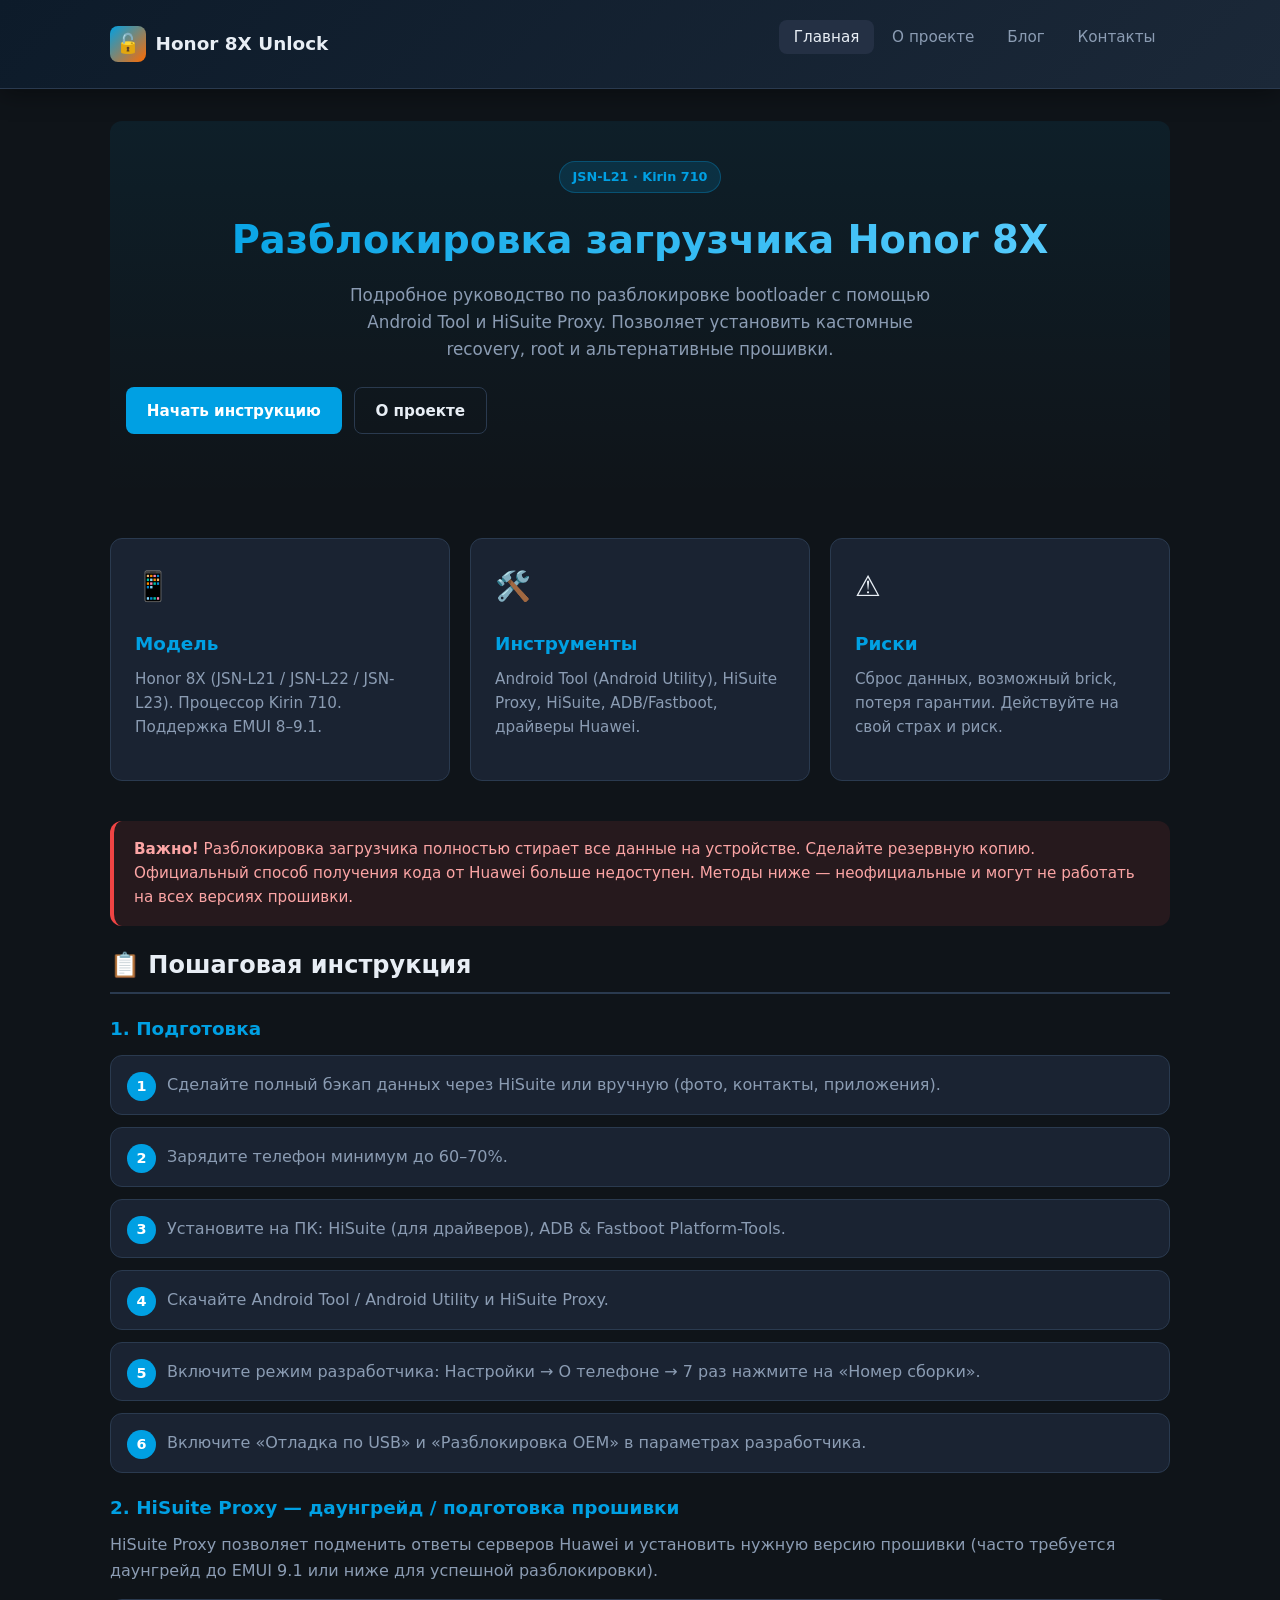
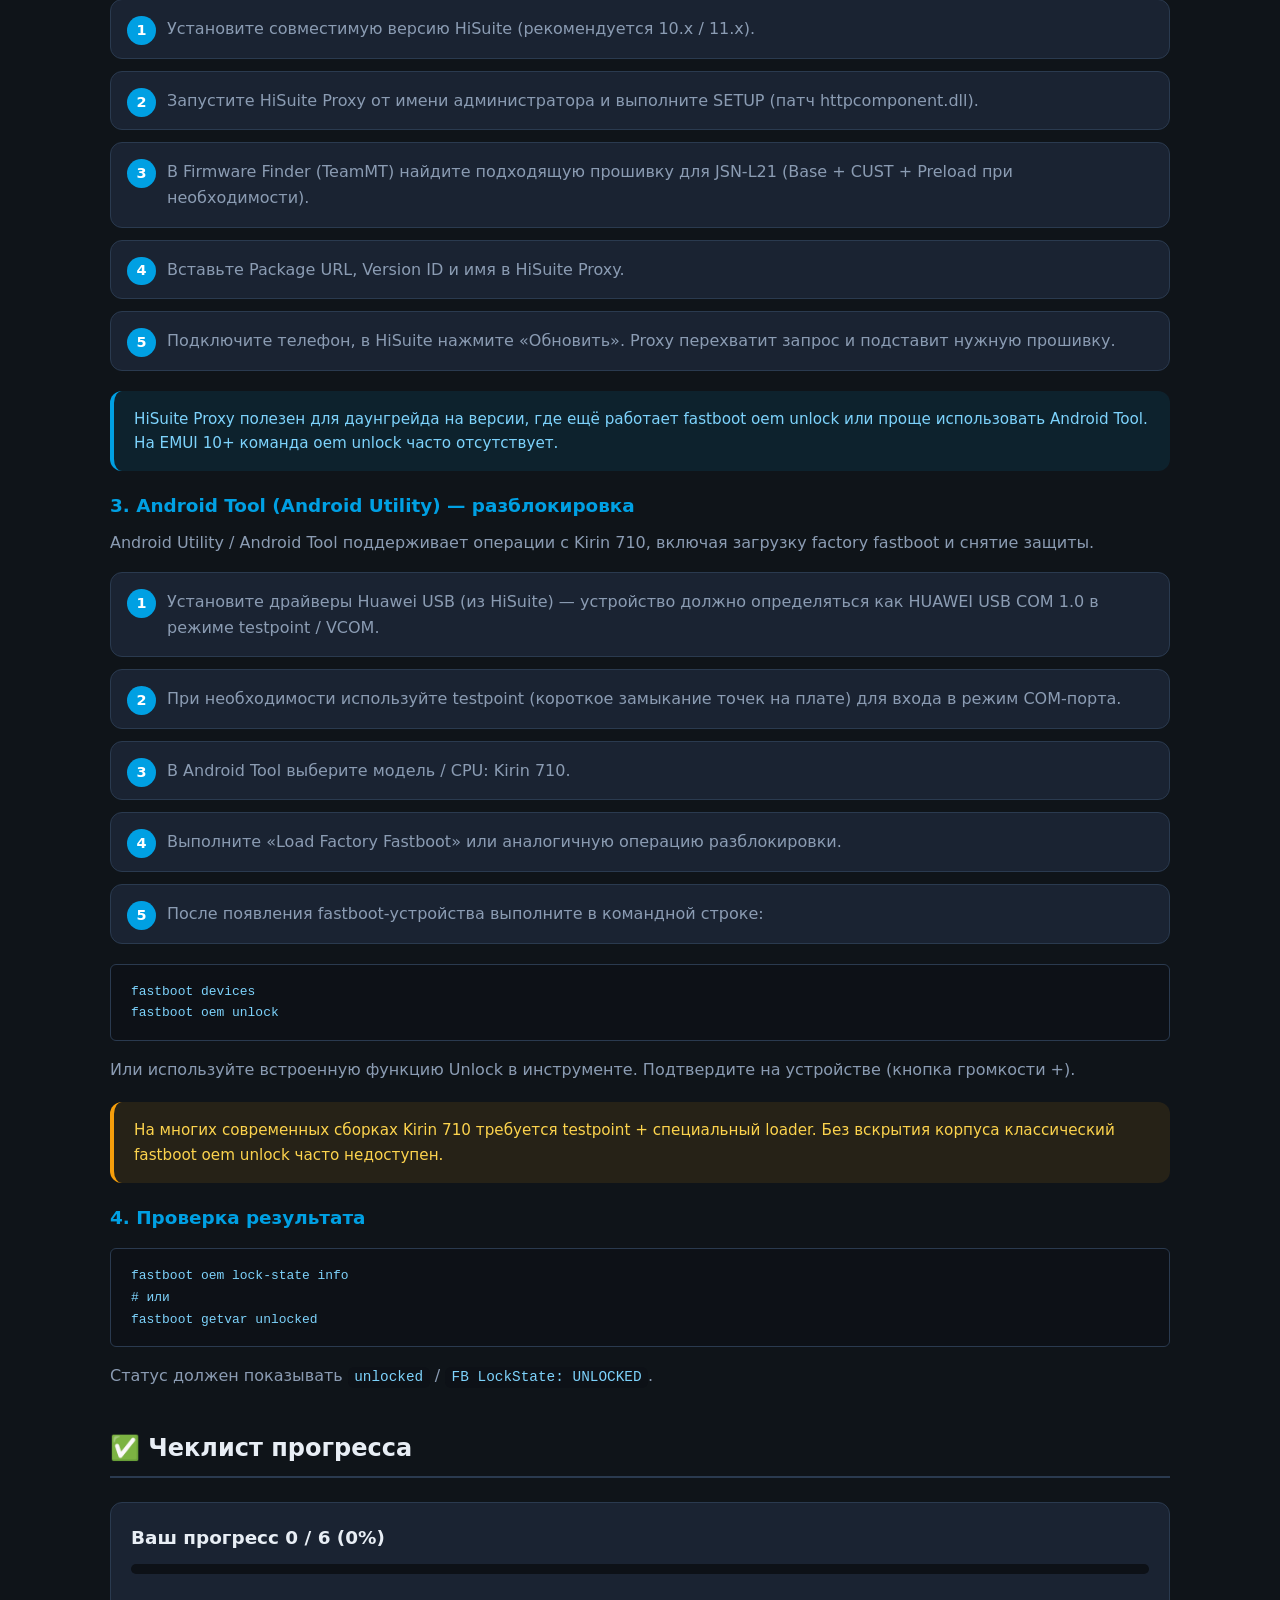
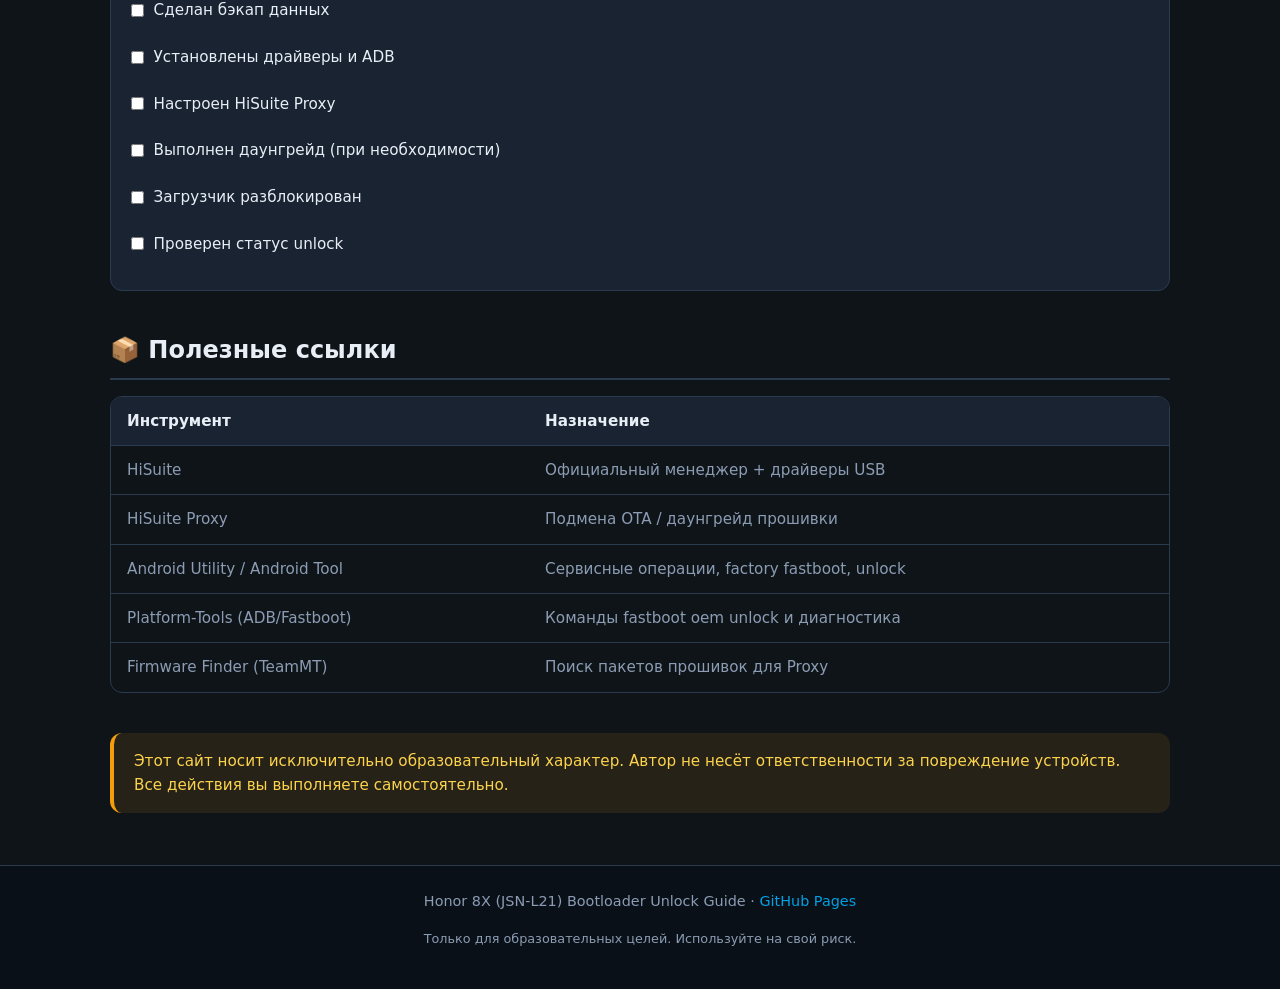
<file: index.html>
<!DOCTYPE html>
<html lang="ru">
<head>
  <meta charset="UTF-8">
  <meta name="viewport" content="width=device-width, initial-scale=1.0">
  <meta name="description" content="Руководство по разблокировке загрузчика Honor 8X (JSN-L21) через Android Tool и HiSuite Proxy">
  <title>Разблокировка загрузчика Honor 8X (JSN-L21)</title>
  <link rel="stylesheet" href="css/style.css">
</head>
<body>
  <header>
    <div class="nav-container">
      <a href="index.html" class="logo">
        <span class="logo-icon">🔓</span>
        Honor 8X Unlock
      </a>
      <button class="menu-toggle" aria-label="Меню">☰</button>
      <ul class="nav-links">
        <li><a href="index.html" class="active">Главная</a></li>
        <li><a href="about.html">О проекте</a></li>
        <li><a href="blog.html">Блог</a></li>
        <li><a href="contact.html">Контакты</a></li>
      </ul>
    </div>
  </header>

  <main>
    <section class="hero">
      <span class="badge">JSN-L21 · Kirin 710</span>
      <h1>Разблокировка загрузчика Honor 8X</h1>
      <p>Подробное руководство по разблокировке bootloader с помощью Android Tool и HiSuite Proxy. Позволяет установить кастомные recovery, root и альтернативные прошивки.</p>
      <div class="btn-group">
        <a href="#guide" class="btn">Начать инструкцию</a>
        <a href="about.html" class="btn btn-outline">О проекте</a>
      </div>
    </section>

    <section class="cards">
      <div class="card">
        <div class="card-icon">📱</div>
        <h3>Модель</h3>
        <p>Honor 8X (JSN-L21 / JSN-L22 / JSN-L23). Процессор Kirin 710. Поддержка EMUI 8–9.1.</p>
      </div>
      <div class="card">
        <div class="card-icon">🛠️</div>
        <h3>Инструменты</h3>
        <p>Android Tool (Android Utility), HiSuite Proxy, HiSuite, ADB/Fastboot, драйверы Huawei.</p>
      </div>
      <div class="card">
        <div class="card-icon">⚠️</div>
        <h3>Риски</h3>
        <p>Сброс данных, возможный brick, потеря гарантии. Действуйте на свой страх и риск.</p>
      </div>
    </section>

    <div class="alert alert-danger">
      <strong>Важно!</strong> Разблокировка загрузчика полностью стирает все данные на устройстве. Сделайте резервную копию. Официальный способ получения кода от Huawei больше недоступен. Методы ниже — неофициальные и могут не работать на всех версиях прошивки.
    </div>

    <section id="guide">
      <h2>📋 Пошаговая инструкция</h2>

      <h3>1. Подготовка</h3>
      <ul class="step-list">
        <li>Сделайте полный бэкап данных через HiSuite или вручную (фото, контакты, приложения).</li>
        <li>Зарядите телефон минимум до 60–70%.</li>
        <li>Установите на ПК: HiSuite (для драйверов), ADB & Fastboot Platform-Tools.</li>
        <li>Скачайте Android Tool / Android Utility и HiSuite Proxy.</li>
        <li>Включите режим разработчика: Настройки → О телефоне → 7 раз нажмите на «Номер сборки».</li>
        <li>Включите «Отладка по USB» и «Разблокировка OEM» в параметрах разработчика.</li>
      </ul>

      <h3>2. HiSuite Proxy — даунгрейд / подготовка прошивки</h3>
      <p>HiSuite Proxy позволяет подменить ответы серверов Huawei и установить нужную версию прошивки (часто требуется даунгрейд до EMUI 9.1 или ниже для успешной разблокировки).</p>
      <ul class="step-list">
        <li>Установите совместимую версию HiSuite (рекомендуется 10.x / 11.x).</li>
        <li>Запустите HiSuite Proxy от имени администратора и выполните SETUP (патч httpcomponent.dll).</li>
        <li>В Firmware Finder (TeamMT) найдите подходящую прошивку для JSN-L21 (Base + CUST + Preload при необходимости).</li>
        <li>Вставьте Package URL, Version ID и имя в HiSuite Proxy.</li>
        <li>Подключите телефон, в HiSuite нажмите «Обновить». Proxy перехватит запрос и подставит нужную прошивку.</li>
      </ul>

      <div class="alert alert-info">
        HiSuite Proxy полезен для даунгрейда на версии, где ещё работает fastboot oem unlock или проще использовать Android Tool. На EMUI 10+ команда oem unlock часто отсутствует.
      </div>

      <h3>3. Android Tool (Android Utility) — разблокировка</h3>
      <p>Android Utility / Android Tool поддерживает операции с Kirin 710, включая загрузку factory fastboot и снятие защиты.</p>
      <ul class="step-list">
        <li>Установите драйверы Huawei USB (из HiSuite) — устройство должно определяться как HUAWEI USB COM 1.0 в режиме testpoint / VCOM.</li>
        <li>При необходимости используйте testpoint (короткое замыкание точек на плате) для входа в режим COM-порта.</li>
        <li>В Android Tool выберите модель / CPU: Kirin 710.</li>
        <li>Выполните «Load Factory Fastboot» или аналогичную операцию разблокировки.</li>
        <li>После появления fastboot-устройства выполните в командной строке:</li>
      </ul>
      <pre><code>fastboot devices
fastboot oem unlock</code></pre>
      <p>Или используйте встроенную функцию Unlock в инструменте. Подтвердите на устройстве (кнопка громкости +).</p>

      <div class="alert alert-warning">
        На многих современных сборках Kirin 710 требуется testpoint + специальный loader. Без вскрытия корпуса классический fastboot oem unlock часто недоступен.
      </div>

      <h3>4. Проверка результата</h3>
      <pre><code>fastboot oem lock-state info
# или
fastboot getvar unlocked</code></pre>
      <p>Статус должен показывать <code>unlocked</code> / <code>FB LockState: UNLOCKED</code>.</p>
    </section>

    <section>
      <h2>✅ Чеклист прогресса</h2>
      <div class="progress-box">
        <h3>Ваш прогресс <span id="progress-text">0 / 6 (0%)</span></h3>
        <div style="background:#0d1117;border-radius:8px;height:10px;margin:0.75rem 0 1rem;overflow:hidden;">
          <div id="progress-bar" style="height:100%;width:0%;background:linear-gradient(90deg,#00a0e3,#22c55e);transition:width 0.3s;"></div>
        </div>
        <label class="check-item"><input type="checkbox" data-key="backup"> Сделан бэкап данных</label>
        <label class="check-item"><input type="checkbox" data-key="drivers"> Установлены драйверы и ADB</label>
        <label class="check-item"><input type="checkbox" data-key="hisuite"> Настроен HiSuite Proxy</label>
        <label class="check-item"><input type="checkbox" data-key="downgrade"> Выполнен даунгрейд (при необходимости)</label>
        <label class="check-item"><input type="checkbox" data-key="unlock"> Загрузчик разблокирован</label>
        <label class="check-item"><input type="checkbox" data-key="verify"> Проверен статус unlock</label>
      </div>
    </section>

    <section>
      <h2>📦 Полезные ссылки</h2>
      <div class="table-wrap">
        <table>
          <thead>
            <tr>
              <th>Инструмент</th>
              <th>Назначение</th>
            </tr>
          </thead>
          <tbody>
            <tr>
              <td>HiSuite</td>
              <td>Официальный менеджер + драйверы USB</td>
            </tr>
            <tr>
              <td>HiSuite Proxy</td>
              <td>Подмена OTA / даунгрейд прошивки</td>
            </tr>
            <tr>
              <td>Android Utility / Android Tool</td>
              <td>Сервисные операции, factory fastboot, unlock</td>
            </tr>
            <tr>
              <td>Platform-Tools (ADB/Fastboot)</td>
              <td>Команды fastboot oem unlock и диагностика</td>
            </tr>
            <tr>
              <td>Firmware Finder (TeamMT)</td>
              <td>Поиск пакетов прошивок для Proxy</td>
            </tr>
          </tbody>
        </table>
      </div>
    </section>

    <div class="alert alert-warning">
      Этот сайт носит исключительно образовательный характер. Автор не несёт ответственности за повреждение устройств. Все действия вы выполняете самостоятельно.
    </div>
  </main>

  <footer>
    <p>Honor 8X (JSN-L21) Bootloader Unlock Guide · <a href="https://github.com" target="_blank" rel="noopener">GitHub Pages</a></p>
    <p style="margin-top:0.4rem;font-size:0.8rem;">Только для образовательных целей. Используйте на свой риск.</p>
  </footer>

  <script src="js/main.js"></script>
</body>
</html>
</file>
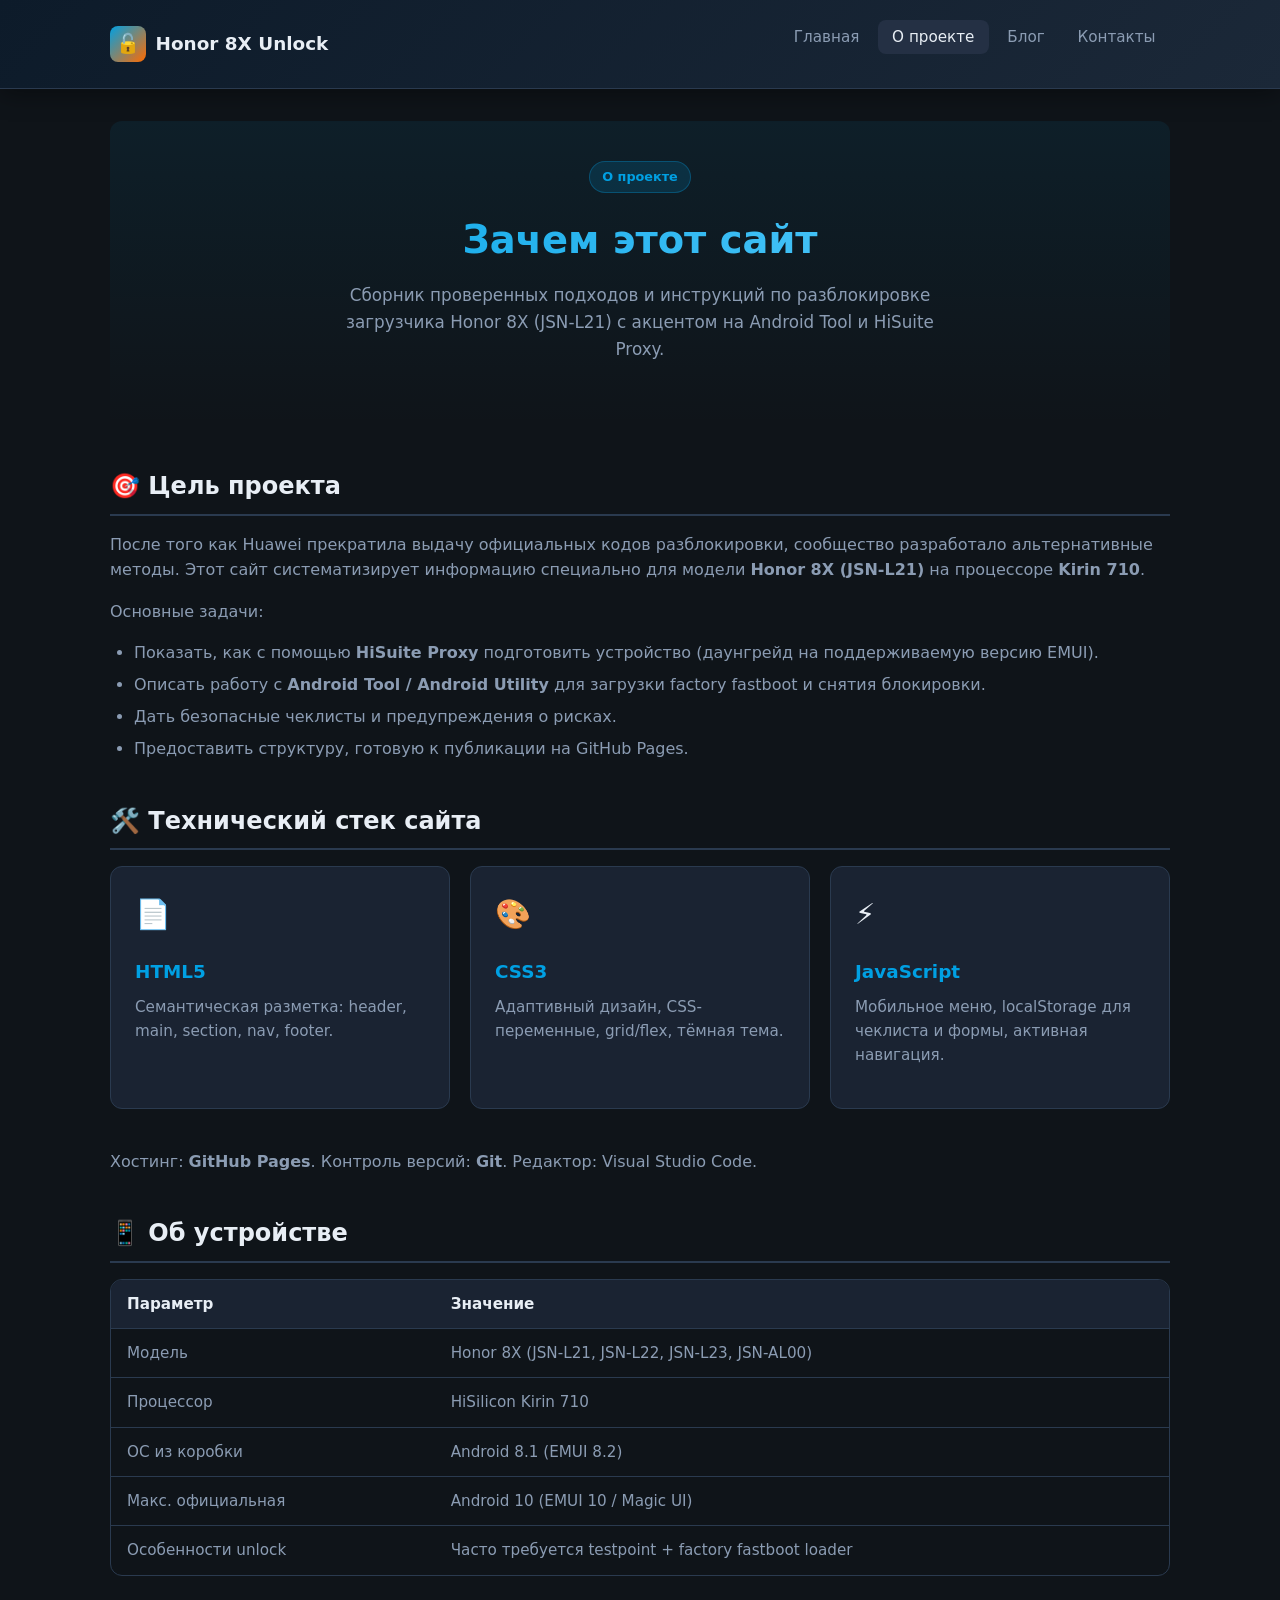
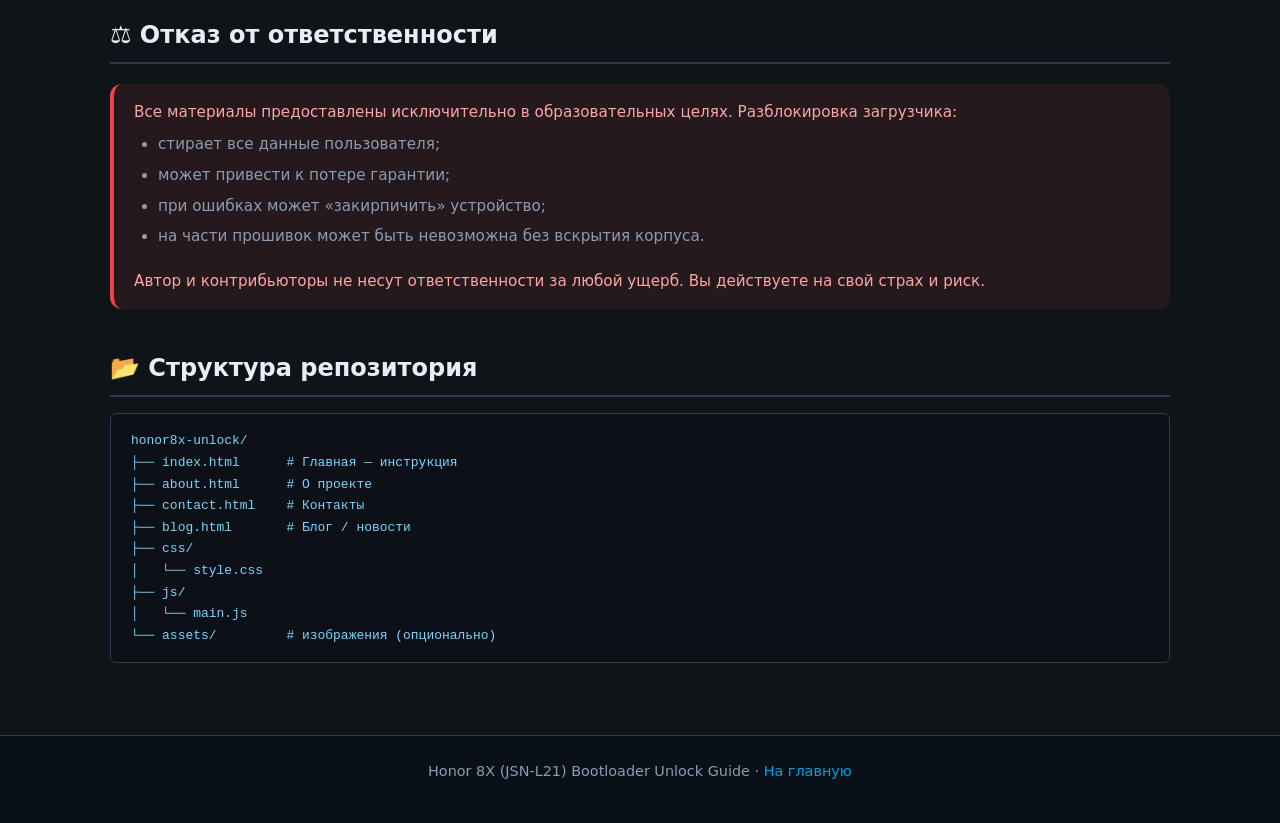
<file: about.html>
<!DOCTYPE html>
<html lang="ru">
<head>
  <meta charset="UTF-8">
  <meta name="viewport" content="width=device-width, initial-scale=1.0">
  <meta name="description" content="О проекте разблокировки загрузчика Honor 8X JSN-L21">
  <title>О проекте — Honor 8X Unlock</title>
  <link rel="stylesheet" href="css/style.css">
</head>
<body>
  <header>
    <div class="nav-container">
      <a href="index.html" class="logo">
        <span class="logo-icon">🔓</span>
        Honor 8X Unlock
      </a>
      <button class="menu-toggle" aria-label="Меню">☰</button>
      <ul class="nav-links">
        <li><a href="index.html">Главная</a></li>
        <li><a href="about.html" class="active">О проекте</a></li>
        <li><a href="blog.html">Блог</a></li>
        <li><a href="contact.html">Контакты</a></li>
      </ul>
    </div>
  </header>

  <main>
    <section class="hero">
      <span class="badge">О проекте</span>
      <h1>Зачем этот сайт</h1>
      <p>Сборник проверенных подходов и инструкций по разблокировке загрузчика Honor 8X (JSN-L21) с акцентом на Android Tool и HiSuite Proxy.</p>
    </section>

    <section>
      <h2>🎯 Цель проекта</h2>
      <p>После того как Huawei прекратила выдачу официальных кодов разблокировки, сообщество разработало альтернативные методы. Этот сайт систематизирует информацию специально для модели <strong>Honor 8X (JSN-L21)</strong> на процессоре <strong>Kirin 710</strong>.</p>
      <p>Основные задачи:</p>
      <ul>
        <li>Показать, как с помощью <strong>HiSuite Proxy</strong> подготовить устройство (даунгрейд на поддерживаемую версию EMUI).</li>
        <li>Описать работу с <strong>Android Tool / Android Utility</strong> для загрузки factory fastboot и снятия блокировки.</li>
        <li>Дать безопасные чеклисты и предупреждения о рисках.</li>
        <li>Предоставить структуру, готовую к публикации на GitHub Pages.</li>
      </ul>
    </section>

    <section>
      <h2>🛠️ Технический стек сайта</h2>
      <div class="cards">
        <div class="card">
          <div class="card-icon">📄</div>
          <h3>HTML5</h3>
          <p>Семантическая разметка: header, main, section, nav, footer.</p>
        </div>
        <div class="card">
          <div class="card-icon">🎨</div>
          <h3>CSS3</h3>
          <p>Адаптивный дизайн, CSS-переменные, grid/flex, тёмная тема.</p>
        </div>
        <div class="card">
          <div class="card-icon">⚡</div>
          <h3>JavaScript</h3>
          <p>Мобильное меню, localStorage для чеклиста и формы, активная навигация.</p>
        </div>
      </div>
      <p>Хостинг: <strong>GitHub Pages</strong>. Контроль версий: <strong>Git</strong>. Редактор: Visual Studio Code.</p>
    </section>

    <section>
      <h2>📱 Об устройстве</h2>
      <div class="table-wrap">
        <table>
          <thead>
            <tr>
              <th>Параметр</th>
              <th>Значение</th>
            </tr>
          </thead>
          <tbody>
            <tr>
              <td>Модель</td>
              <td>Honor 8X (JSN-L21, JSN-L22, JSN-L23, JSN-AL00)</td>
            </tr>
            <tr>
              <td>Процессор</td>
              <td>HiSilicon Kirin 710</td>
            </tr>
            <tr>
              <td>ОС из коробки</td>
              <td>Android 8.1 (EMUI 8.2)</td>
            </tr>
            <tr>
              <td>Макс. официальная</td>
              <td>Android 10 (EMUI 10 / Magic UI)</td>
            </tr>
            <tr>
              <td>Особенности unlock</td>
              <td>Часто требуется testpoint + factory fastboot loader</td>
            </tr>
          </tbody>
        </table>
      </div>
    </section>

    <section>
      <h2>⚖️ Отказ от ответственности</h2>
      <div class="alert alert-danger">
        Все материалы предоставлены исключительно в образовательных целях. Разблокировка загрузчика:
        <ul style="margin-top:0.5rem;">
          <li>стирает все данные пользователя;</li>
          <li>может привести к потере гарантии;</li>
          <li>при ошибках может «закирпичить» устройство;</li>
          <li>на части прошивок может быть невозможна без вскрытия корпуса.</li>
        </ul>
        Автор и контрибьюторы не несут ответственности за любой ущерб. Вы действуете на свой страх и риск.
      </div>
    </section>

    <section>
      <h2>📂 Структура репозитория</h2>
      <pre><code>honor8x-unlock/
├── index.html      # Главная — инструкция
├── about.html      # О проекте
├── contact.html    # Контакты
├── blog.html       # Блог / новости
├── css/
│   └── style.css
├── js/
│   └── main.js
└── assets/         # изображения (опционально)</code></pre>
    </section>
  </main>

  <footer>
    <p>Honor 8X (JSN-L21) Bootloader Unlock Guide · <a href="index.html">На главную</a></p>
  </footer>

  <script src="js/main.js"></script>
</body>
</html>
</file>
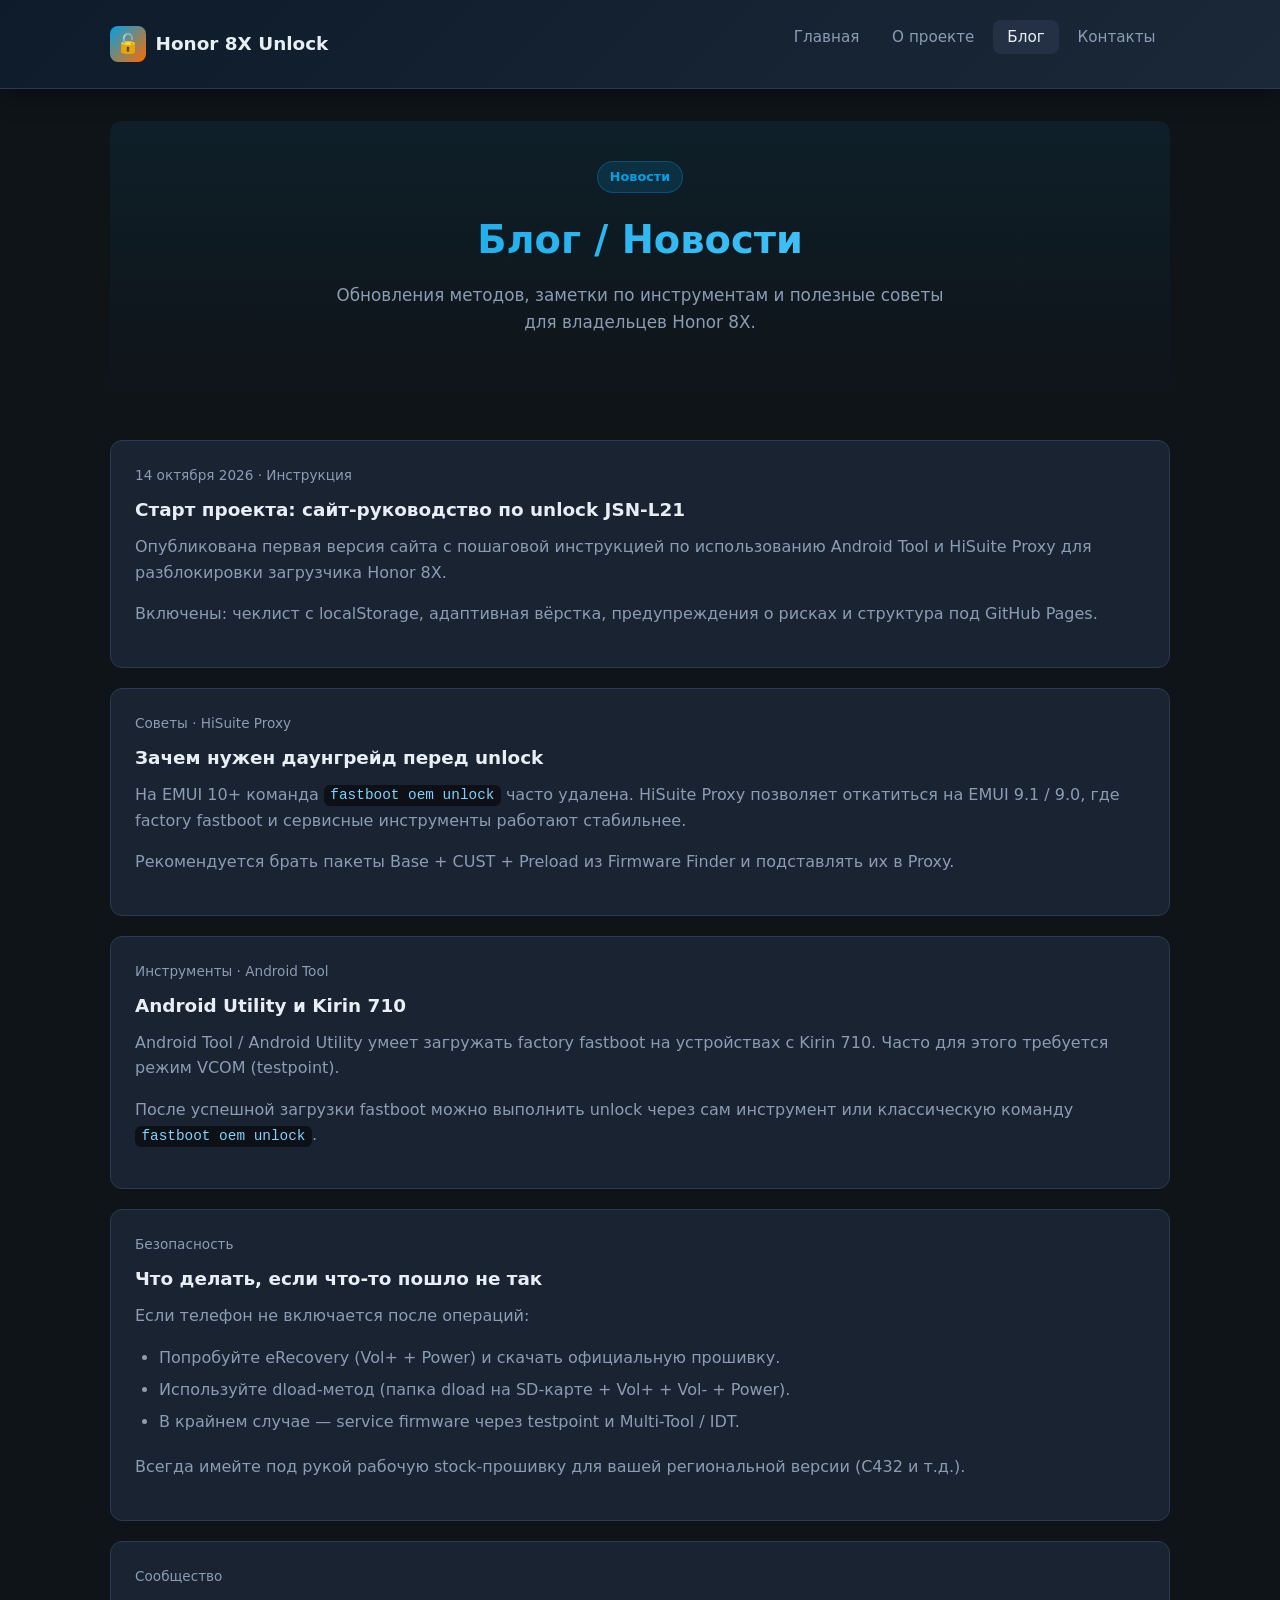
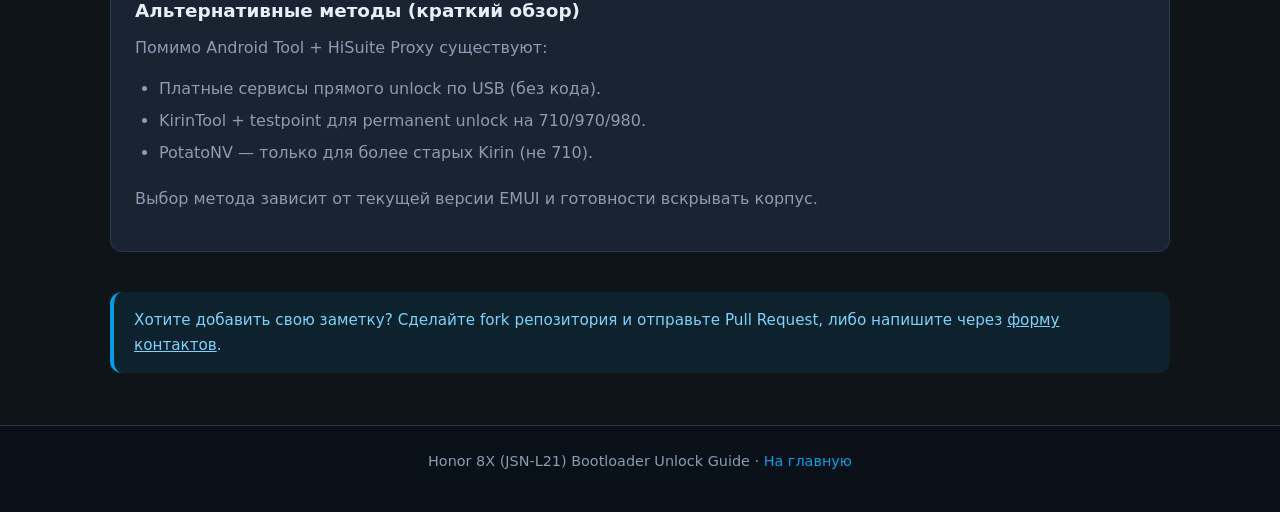
<file: blog.html>
<!DOCTYPE html>
<html lang="ru">
<head>
  <meta charset="UTF-8">
  <meta name="viewport" content="width=device-width, initial-scale=1.0">
  <meta name="description" content="Блог и новости по разблокировке Honor 8X">
  <title>Блог — Honor 8X Unlock</title>
  <link rel="stylesheet" href="css/style.css">
</head>
<body>
  <header>
    <div class="nav-container">
      <a href="index.html" class="logo">
        <span class="logo-icon">🔓</span>
        Honor 8X Unlock
      </a>
      <button class="menu-toggle" aria-label="Меню">☰</button>
      <ul class="nav-links">
        <li><a href="index.html">Главная</a></li>
        <li><a href="about.html">О проекте</a></li>
        <li><a href="blog.html" class="active">Блог</a></li>
        <li><a href="contact.html">Контакты</a></li>
      </ul>
    </div>
  </header>

  <main>
    <section class="hero">
      <span class="badge">Новости</span>
      <h1>Блог / Новости</h1>
      <p>Обновления методов, заметки по инструментам и полезные советы для владельцев Honor 8X.</p>
    </section>

    <section class="blog-grid">
      <article class="blog-card">
        <div class="blog-meta">14 октября 2026 · Инструкция</div>
        <h3>Старт проекта: сайт-руководство по unlock JSN-L21</h3>
        <p>Опубликована первая версия сайта с пошаговой инструкцией по использованию Android Tool и HiSuite Proxy для разблокировки загрузчика Honor 8X.</p>
        <p>Включены: чеклист с localStorage, адаптивная вёрстка, предупреждения о рисках и структура под GitHub Pages.</p>
      </article>

      <article class="blog-card">
        <div class="blog-meta">Советы · HiSuite Proxy</div>
        <h3>Зачем нужен даунгрейд перед unlock</h3>
        <p>На EMUI 10+ команда <code>fastboot oem unlock</code> часто удалена. HiSuite Proxy позволяет откатиться на EMUI 9.1 / 9.0, где factory fastboot и сервисные инструменты работают стабильнее.</p>
        <p>Рекомендуется брать пакеты Base + CUST + Preload из Firmware Finder и подставлять их в Proxy.</p>
      </article>

      <article class="blog-card">
        <div class="blog-meta">Инструменты · Android Tool</div>
        <h3>Android Utility и Kirin 710</h3>
        <p>Android Tool / Android Utility умеет загружать factory fastboot на устройствах с Kirin 710. Часто для этого требуется режим VCOM (testpoint).</p>
        <p>После успешной загрузки fastboot можно выполнить unlock через сам инструмент или классическую команду <code>fastboot oem unlock</code>.</p>
      </article>

      <article class="blog-card">
        <div class="blog-meta">Безопасность</div>
        <h3>Что делать, если что-то пошло не так</h3>
        <p>Если телефон не включается после операций:</p>
        <ul>
          <li>Попробуйте eRecovery (Vol+ + Power) и скачать официальную прошивку.</li>
          <li>Используйте dload-метод (папка dload на SD-карте + Vol+ + Vol- + Power).</li>
          <li>В крайнем случае — service firmware через testpoint и Multi-Tool / IDT.</li>
        </ul>
        <p>Всегда имейте под рукой рабочую stock-прошивку для вашей региональной версии (C432 и т.д.).</p>
      </article>

      <article class="blog-card">
        <div class="blog-meta">Сообщество</div>
        <h3>Альтернативные методы (краткий обзор)</h3>
        <p>Помимо Android Tool + HiSuite Proxy существуют:</p>
        <ul>
          <li>Платные сервисы прямого unlock по USB (без кода).</li>
          <li>KirinTool + testpoint для permanent unlock на 710/970/980.</li>
          <li>PotatoNV — только для более старых Kirin (не 710).</li>
        </ul>
        <p>Выбор метода зависит от текущей версии EMUI и готовности вскрывать корпус.</p>
      </article>
    </section>

    <div class="alert alert-info" style="margin-top:2rem;">
      Хотите добавить свою заметку? Сделайте fork репозитория и отправьте Pull Request, либо напишите через <a href="contact.html" style="color:inherit;text-decoration:underline;">форму контактов</a>.
    </div>
  </main>

  <footer>
    <p>Honor 8X (JSN-L21) Bootloader Unlock Guide · <a href="index.html">На главную</a></p>
  </footer>

  <script src="js/main.js"></script>
</body>
</html>
</file>
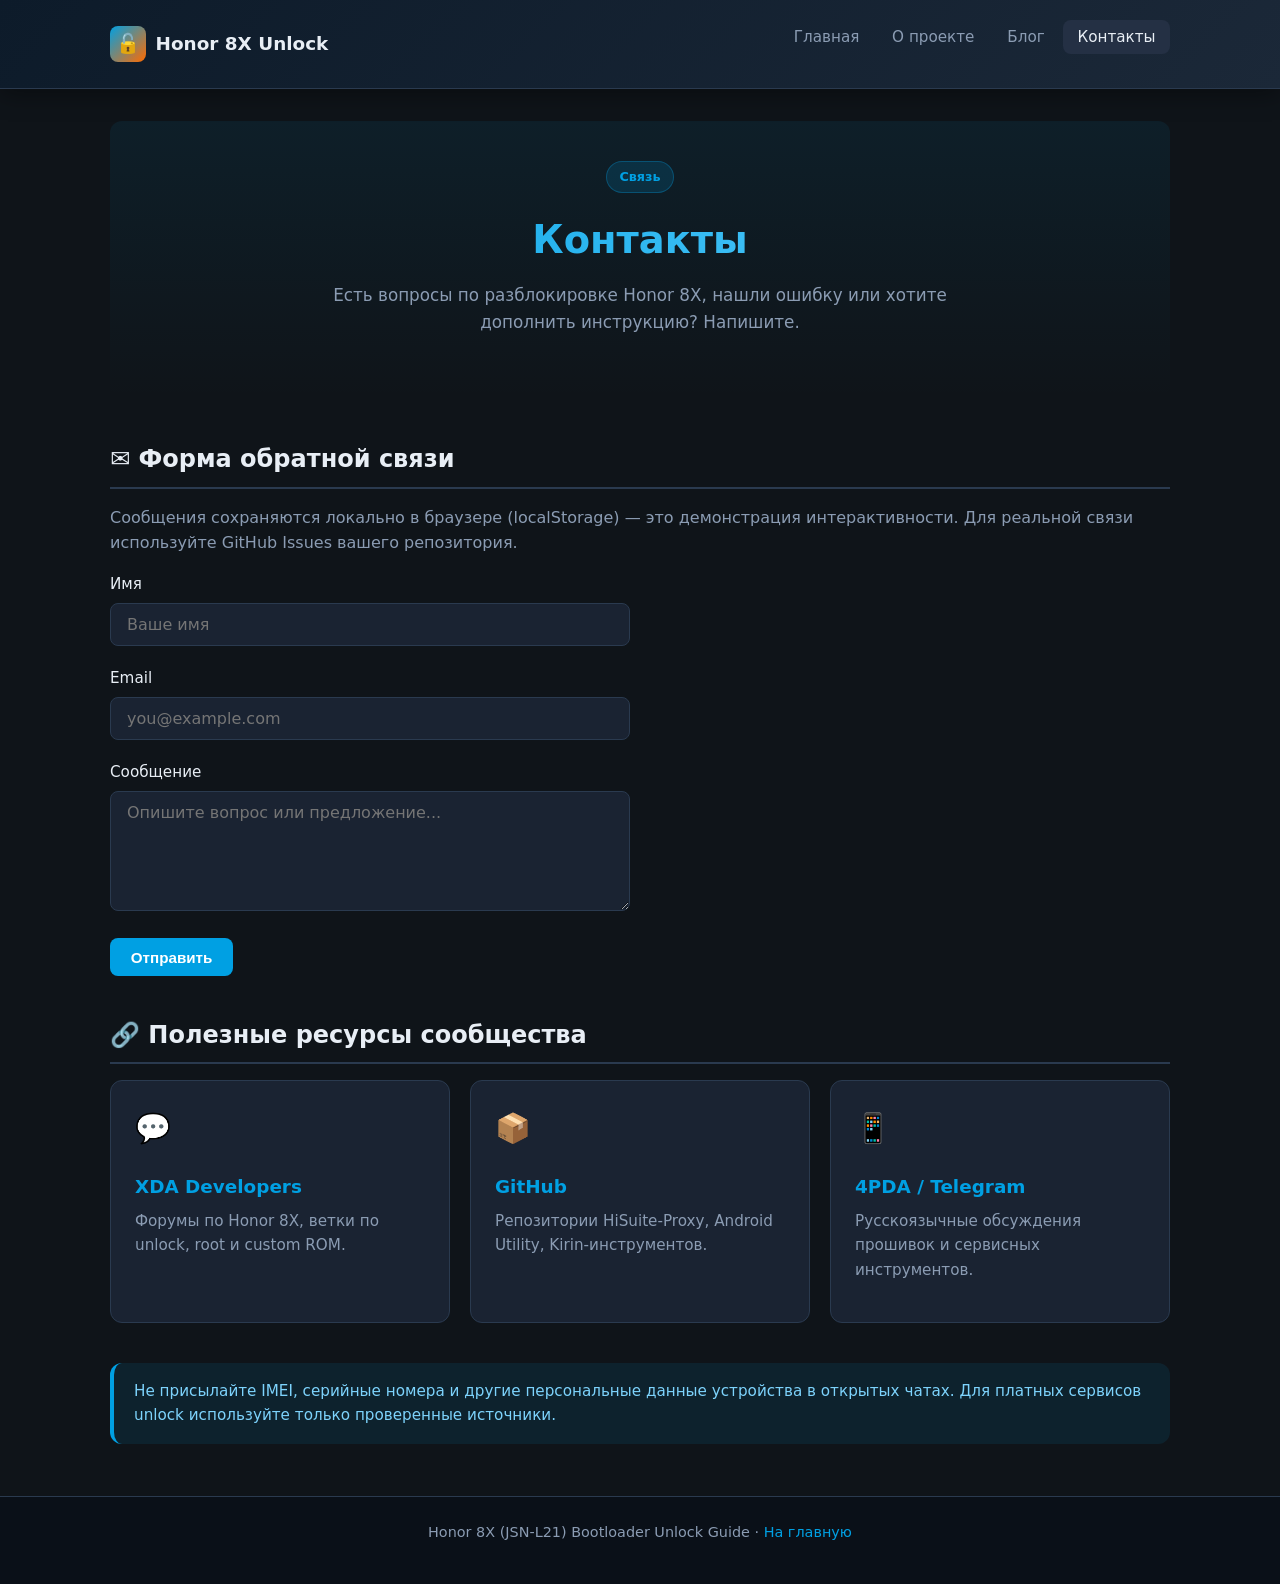
<file: contact.html>
<!DOCTYPE html>
<html lang="ru">
<head>
  <meta charset="UTF-8">
  <meta name="viewport" content="width=device-width, initial-scale=1.0">
  <meta name="description" content="Контакты и обратная связь — Honor 8X Unlock">
  <title>Контакты — Honor 8X Unlock</title>
  <link rel="stylesheet" href="css/style.css">
</head>
<body>
  <header>
    <div class="nav-container">
      <a href="index.html" class="logo">
        <span class="logo-icon">🔓</span>
        Honor 8X Unlock
      </a>
      <button class="menu-toggle" aria-label="Меню">☰</button>
      <ul class="nav-links">
        <li><a href="index.html">Главная</a></li>
        <li><a href="about.html">О проекте</a></li>
        <li><a href="blog.html">Блог</a></li>
        <li><a href="contact.html" class="active">Контакты</a></li>
      </ul>
    </div>
  </header>

  <main>
    <section class="hero">
      <span class="badge">Связь</span>
      <h1>Контакты</h1>
      <p>Есть вопросы по разблокировке Honor 8X, нашли ошибку или хотите дополнить инструкцию? Напишите.</p>
    </section>

    <section>
      <h2>✉️ Форма обратной связи</h2>
      <p>Сообщения сохраняются локально в браузере (localStorage) — это демонстрация интерактивности. Для реальной связи используйте GitHub Issues вашего репозитория.</p>

      <form id="contact-form" style="max-width:520px;">
        <div class="form-group">
          <label for="name">Имя</label>
          <input type="text" id="name" name="name" placeholder="Ваше имя" required>
        </div>
        <div class="form-group">
          <label for="email">Email</label>
          <input type="email" id="email" name="email" placeholder="you@example.com" required>
        </div>
        <div class="form-group">
          <label for="message">Сообщение</label>
          <textarea id="message" name="message" placeholder="Опишите вопрос или предложение..." required></textarea>
        </div>
        <button type="submit" class="btn">Отправить</button>
        <div id="form-msg" class="form-msg"></div>
      </form>
    </section>

    <section>
      <h2>🔗 Полезные ресурсы сообщества</h2>
      <div class="cards">
        <div class="card">
          <div class="card-icon">💬</div>
          <h3>XDA Developers</h3>
          <p>Форумы по Honor 8X, ветки по unlock, root и custom ROM.</p>
        </div>
        <div class="card">
          <div class="card-icon">📦</div>
          <h3>GitHub</h3>
          <p>Репозитории HiSuite-Proxy, Android Utility, Kirin-инструментов.</p>
        </div>
        <div class="card">
          <div class="card-icon">📱</div>
          <h3>4PDA / Telegram</h3>
          <p>Русскоязычные обсуждения прошивок и сервисных инструментов.</p>
        </div>
      </div>
    </section>

    <div class="alert alert-info">
      Не присылайте IMEI, серийные номера и другие персональные данные устройства в открытых чатах. Для платных сервисов unlock используйте только проверенные источники.
    </div>
  </main>

  <footer>
    <p>Honor 8X (JSN-L21) Bootloader Unlock Guide · <a href="index.html">На главную</a></p>
  </footer>

  <script src="js/main.js"></script>
</body>
</html>
</file>
<file: css/style.css>
/* Honor 8X Bootloader Unlock Guide - Styles */
:root {
  --primary: #00a0e3;
  --primary-dark: #0077a8;
  --accent: #ff6b00;
  --bg: #0f1419;
  --bg-card: #1a2332;
  --bg-hover: #243044;
  --text: #e8eef5;
  --text-muted: #8b9cb3;
  --border: #2a3a4f;
  --success: #22c55e;
  --warning: #f59e0b;
  --danger: #ef4444;
  --radius: 12px;
  --shadow: 0 4px 24px rgba(0, 0, 0, 0.4);
  --font: 'Segoe UI', system-ui, -apple-system, sans-serif;
}

* {
  margin: 0;
  padding: 0;
  box-sizing: border-box;
}

html {
  scroll-behavior: smooth;
}

body {
  font-family: var(--font);
  background: var(--bg);
  color: var(--text);
  line-height: 1.6;
  min-height: 100vh;
  display: flex;
  flex-direction: column;
}

/* Header & Nav */
header {
  background: linear-gradient(135deg, #0d1b2a 0%, #1b2838 100%);
  border-bottom: 1px solid var(--border);
  position: sticky;
  top: 0;
  z-index: 100;
  box-shadow: var(--shadow);
}

.nav-container {
  max-width: 1100px;
  margin: 0 auto;
  padding: 0.75rem 1.25rem;
  display: flex;
  align-items: center;
  justify-content: space-between;
  gap: 1rem;
}

.logo {
  display: flex;
  align-items: center;
  gap: 0.6rem;
  text-decoration: none;
  color: var(--text);
  font-weight: 700;
  font-size: 1.15rem;
}

.logo-icon {
  width: 36px;
  height: 36px;
  background: linear-gradient(135deg, var(--primary), var(--accent));
  border-radius: 8px;
  display: flex;
  align-items: center;
  justify-content: center;
  font-size: 1.2rem;
}

.nav-links {
  display: flex;
  list-style: none;
  gap: 0.25rem;
}

.nav-links a {
  color: var(--text-muted);
  text-decoration: none;
  padding: 0.5rem 0.9rem;
  border-radius: 8px;
  font-size: 0.95rem;
  transition: all 0.2s;
}

.nav-links a:hover,
.nav-links a.active {
  color: var(--text);
  background: var(--bg-hover);
}

.menu-toggle {
  display: none;
  background: none;
  border: none;
  color: var(--text);
  font-size: 1.5rem;
  cursor: pointer;
  padding: 0.25rem;
}

/* Main */
main {
  flex: 1;
  max-width: 1100px;
  margin: 0 auto;
  padding: 2rem 1.25rem;
  width: 100%;
}

/* Hero */
.hero {
  text-align: center;
  padding: 2.5rem 1rem;
  background: linear-gradient(180deg, rgba(0, 160, 227, 0.08) 0%, transparent 100%);
  border-radius: var(--radius);
  margin-bottom: 2.5rem;
}

.hero h1 {
  font-size: clamp(1.6rem, 4vw, 2.4rem);
  margin-bottom: 0.75rem;
  background: linear-gradient(90deg, var(--primary), #60d0ff);
  -webkit-background-clip: text;
  -webkit-text-fill-color: transparent;
  background-clip: text;
}

.hero p {
  color: var(--text-muted);
  max-width: 620px;
  margin: 0 auto 1.5rem;
  font-size: 1.05rem;
}

.badge {
  display: inline-block;
  background: rgba(0, 160, 227, 0.15);
  color: var(--primary);
  padding: 0.3rem 0.75rem;
  border-radius: 999px;
  font-size: 0.8rem;
  font-weight: 600;
  margin-bottom: 1rem;
  border: 1px solid rgba(0, 160, 227, 0.3);
}

/* Cards */
.cards {
  display: grid;
  grid-template-columns: repeat(auto-fit, minmax(260px, 1fr));
  gap: 1.25rem;
  margin-bottom: 2.5rem;
}

.card {
  background: var(--bg-card);
  border: 1px solid var(--border);
  border-radius: var(--radius);
  padding: 1.5rem;
  transition: transform 0.2s, border-color 0.2s;
}

.card:hover {
  transform: translateY(-3px);
  border-color: var(--primary);
}

.card-icon {
  font-size: 1.8rem;
  margin-bottom: 0.75rem;
}

.card h3 {
  margin-bottom: 0.5rem;
  font-size: 1.15rem;
}

.card p {
  color: var(--text-muted);
  font-size: 0.95rem;
}

/* Sections */
section {
  margin-bottom: 2.5rem;
}

h2 {
  font-size: 1.5rem;
  margin-bottom: 1rem;
  padding-bottom: 0.5rem;
  border-bottom: 2px solid var(--border);
  display: flex;
  align-items: center;
  gap: 0.5rem;
}

h3 {
  font-size: 1.15rem;
  margin: 1.25rem 0 0.6rem;
  color: var(--primary);
}

p {
  margin-bottom: 1rem;
  color: var(--text-muted);
}

ul, ol {
  margin: 0.75rem 0 1.25rem 1.5rem;
  color: var(--text-muted);
}

li {
  margin-bottom: 0.4rem;
}

/* Warning / Info boxes */
.alert {
  padding: 1rem 1.25rem;
  border-radius: var(--radius);
  margin: 1.25rem 0;
  border-left: 4px solid;
  font-size: 0.95rem;
}

.alert-warning {
  background: rgba(245, 158, 11, 0.1);
  border-color: var(--warning);
  color: #fcd34d;
}

.alert-danger {
  background: rgba(239, 68, 68, 0.1);
  border-color: var(--danger);
  color: #fca5a5;
}

.alert-info {
  background: rgba(0, 160, 227, 0.1);
  border-color: var(--primary);
  color: #7dd3fc;
}

.alert-success {
  background: rgba(34, 197, 94, 0.1);
  border-color: var(--success);
  color: #86efac;
}

/* Code / steps */
.step-list {
  counter-reset: step;
  list-style: none;
  margin-left: 0;
}

.step-list li {
  position: relative;
  padding: 1rem 1rem 1rem 3.5rem;
  background: var(--bg-card);
  border: 1px solid var(--border);
  border-radius: var(--radius);
  margin-bottom: 0.75rem;
}

.step-list li::before {
  counter-increment: step;
  content: counter(step);
  position: absolute;
  left: 1rem;
  top: 1rem;
  width: 1.8rem;
  height: 1.8rem;
  background: var(--primary);
  color: #fff;
  border-radius: 50%;
  display: flex;
  align-items: center;
  justify-content: center;
  font-weight: 700;
  font-size: 0.9rem;
}

pre, code {
  font-family: 'Cascadia Code', 'Fira Code', 'Consolas', monospace;
  background: #0d1117;
  border-radius: 6px;
}

code {
  padding: 0.15rem 0.4rem;
  font-size: 0.9em;
  color: #7dd3fc;
}

pre {
  padding: 1rem 1.25rem;
  overflow-x: auto;
  margin: 1rem 0;
  border: 1px solid var(--border);
  font-size: 0.9rem;
  line-height: 1.5;
}

pre code {
  padding: 0;
  background: none;
}

/* Buttons */
.btn {
  display: inline-flex;
  align-items: center;
  gap: 0.4rem;
  padding: 0.65rem 1.3rem;
  background: var(--primary);
  color: #fff;
  border: none;
  border-radius: 8px;
  font-size: 0.95rem;
  font-weight: 600;
  cursor: pointer;
  text-decoration: none;
  transition: background 0.2s, transform 0.15s;
}

.btn:hover {
  background: var(--primary-dark);
  transform: translateY(-1px);
}

.btn-outline {
  background: transparent;
  border: 1px solid var(--border);
  color: var(--text);
}

.btn-outline:hover {
  border-color: var(--primary);
  background: rgba(0, 160, 227, 0.1);
}

.btn-group {
  display: flex;
  flex-wrap: wrap;
  gap: 0.75rem;
  margin: 1.5rem 0;
}

/* Table */
.table-wrap {
  overflow-x: auto;
  margin: 1rem 0;
  border-radius: var(--radius);
  border: 1px solid var(--border);
}

table {
  width: 100%;
  border-collapse: collapse;
  font-size: 0.95rem;
}

th, td {
  padding: 0.75rem 1rem;
  text-align: left;
  border-bottom: 1px solid var(--border);
}

th {
  background: var(--bg-card);
  color: var(--text);
  font-weight: 600;
}

td {
  color: var(--text-muted);
}

tr:last-child td {
  border-bottom: none;
}

/* Blog cards */
.blog-grid {
  display: grid;
  gap: 1.25rem;
}

.blog-card {
  background: var(--bg-card);
  border: 1px solid var(--border);
  border-radius: var(--radius);
  padding: 1.5rem;
  transition: border-color 0.2s;
}

.blog-card:hover {
  border-color: var(--primary);
}

.blog-meta {
  font-size: 0.85rem;
  color: var(--text-muted);
  margin-bottom: 0.5rem;
}

.blog-card h3 {
  margin-top: 0;
  color: var(--text);
}

.blog-card a {
  color: var(--primary);
  text-decoration: none;
}

.blog-card a:hover {
  text-decoration: underline;
}

/* Contact form */
.form-group {
  margin-bottom: 1.25rem;
}

label {
  display: block;
  margin-bottom: 0.4rem;
  font-weight: 500;
  font-size: 0.95rem;
}

input, textarea, select {
  width: 100%;
  padding: 0.7rem 1rem;
  background: var(--bg-card);
  border: 1px solid var(--border);
  border-radius: 8px;
  color: var(--text);
  font-family: inherit;
  font-size: 1rem;
  transition: border-color 0.2s;
}

input:focus, textarea:focus, select:focus {
  outline: none;
  border-color: var(--primary);
}

textarea {
  min-height: 120px;
  resize: vertical;
}

.form-msg {
  margin-top: 1rem;
  padding: 0.75rem 1rem;
  border-radius: 8px;
  display: none;
}

.form-msg.show {
  display: block;
}

/* Progress / localStorage feature */
.progress-box {
  background: var(--bg-card);
  border: 1px solid var(--border);
  border-radius: var(--radius);
  padding: 1.25rem;
  margin: 1.5rem 0;
}

.progress-box h3 {
  margin-top: 0;
  color: var(--text);
}

.check-item {
  display: flex;
  align-items: center;
  gap: 0.6rem;
  padding: 0.5rem 0;
  cursor: pointer;
  user-select: none;
}

.check-item input {
  width: auto;
  accent-color: var(--primary);
}

/* Footer */
footer {
  background: #0a1018;
  border-top: 1px solid var(--border);
  padding: 1.5rem 1.25rem;
  text-align: center;
  color: var(--text-muted);
  font-size: 0.9rem;
}

footer a {
  color: var(--primary);
  text-decoration: none;
}

footer a:hover {
  text-decoration: underline;
}

/* Responsive */
@media (max-width: 768px) {
  .menu-toggle {
    display: block;
  }

  .nav-links {
    display: none;
    position: absolute;
    top: 100%;
    left: 0;
    right: 0;
    background: #0d1b2a;
    flex-direction: column;
    padding: 0.75rem;
    border-bottom: 1px solid var(--border);
  }

  .nav-links.open {
    display: flex;
  }

  .nav-links a {
    padding: 0.75rem 1rem;
  }

  .hero {
    padding: 1.75rem 0.75rem;
  }

  main {
    padding: 1.5rem 1rem;
  }
}

@media (max-width: 480px) {
  .btn-group {
    flex-direction: column;
  }

  .btn {
    width: 100%;
    justify-content: center;
  }
}
</file>
